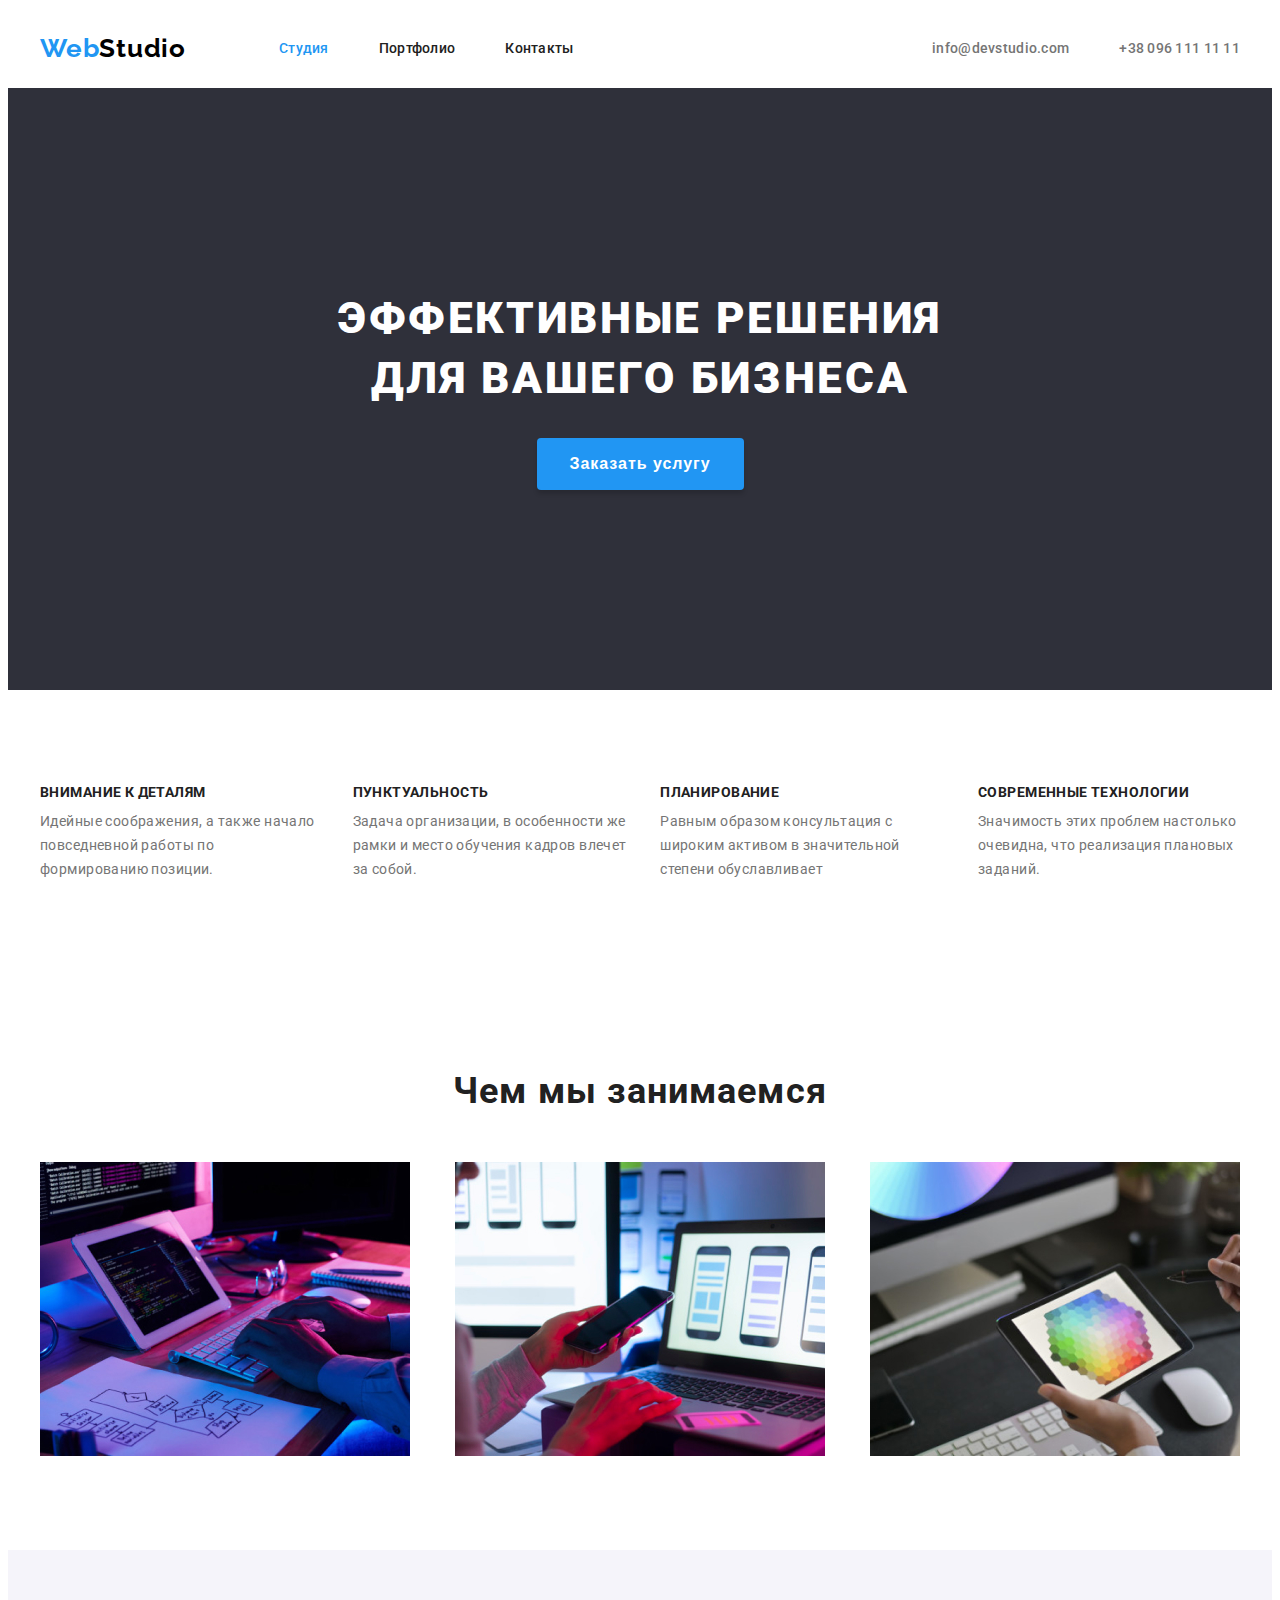
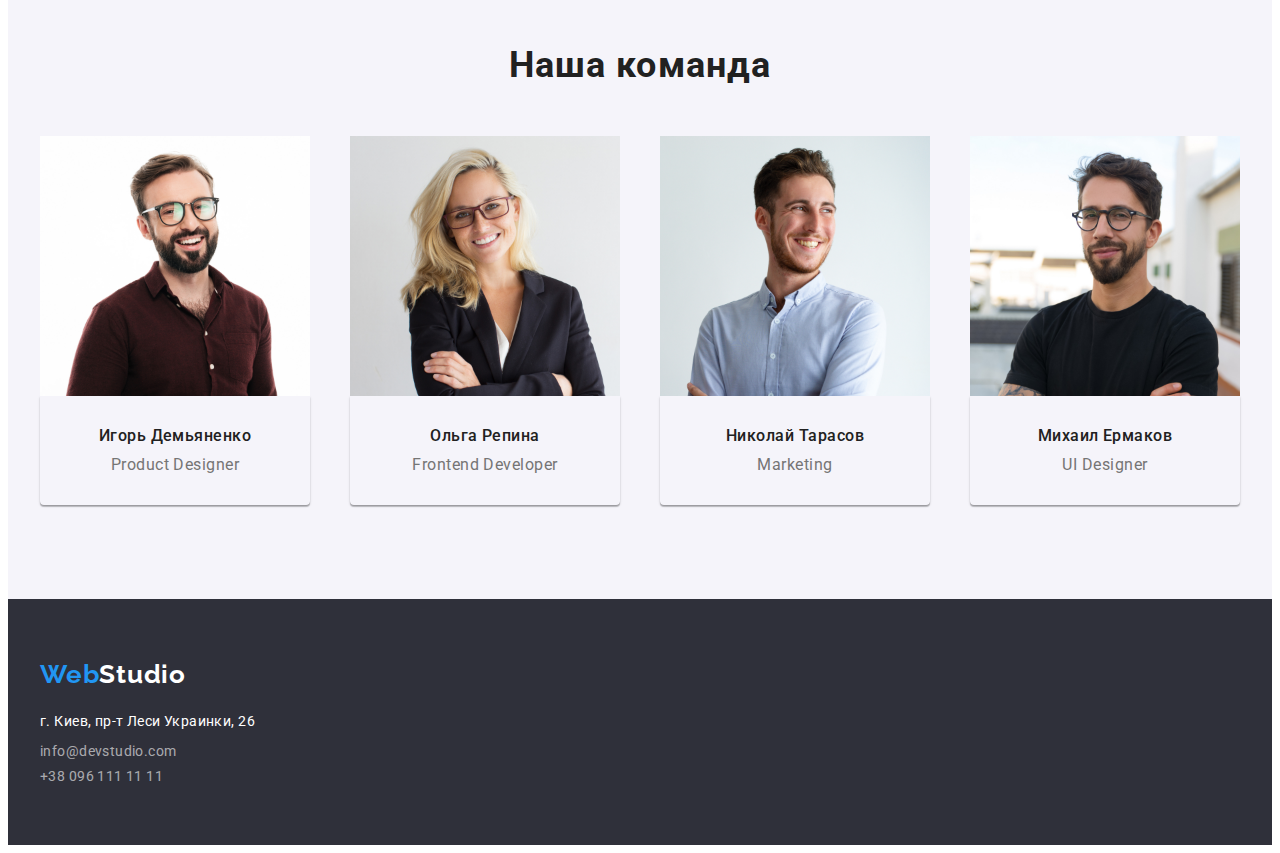
<file: index.html>
<!DOCTYPE html>
<html lang="ru">
  <head>
    <meta charset="UTF-8" />
    <meta name="viewport" content="width=device-width, initial-scale=1.0" />
    <title>WebStudio</title>
    <link rel="preconnect" href="https://fonts.gstatic.com" />
    <link
      href="https://fonts.googleapis.com/css2?family=Raleway:wght@700&family=Roboto:wght@400;500;700;900&display=swap"
      rel="stylesheet"
    />
    <link
      rel="stylesheet"
      href="https://cdnjs.cloudflare.com/ajax/libs/modern-normalize/1.0.0/modern-normalize.min.css"
      integrity="sha512-ISS7cAi1PEhQ8jnbJpJZMd29NlhNj4AWYyLOSp2CE/CsHxTCu+r+t0D2yoJudVrd0/8fTVPUVDzY5Tvli75u/g=="
      crossorigin="anonymous"
    />
    <link rel="stylesheet" href="./css/main.css" />
  </head>
  <body>
    <!-- Шапка сайта -->
    <header class="header">
      <div class="container">
        <nav class="site-nav">
          <a href="index.html" lang="en" class="logo"><span>Web</span>Studio</a>
          <ul class="site-nav-list">
            <li class="site-nav-list-item">
              <a href="index.html" class="site-nav-link current">Студия</a>
            </li>
            <li class="site-nav-list-item">
              <a href="portfolio.html" class="site-nav-link">Портфолио</a>
            </li>
            <li class="site-nav-list-item">
              <a href="" class="site-nav-link">Контакты</a>
            </li>
          </ul>
        </nav>
        <ul class="contact-list">
          <li class="contact-list-submenu">
            <a href="mailto:info@devstudio.com" class="contact-link"
              >info@devstudio.com</a
            >
          </li>
          <li class="contact-list-submenu">
            <a href="tel:+380961111111" class="contact-link"
              >+38 096 111 11 11</a
            >
          </li>
        </ul>
      </div>
    </header>
    <main>
      <!-- Герой -->
      <section class="hero">
        <div class="container">
          <h1 class="hero-title">
            Эффективные решения <br />
            для вашего бизнеса
          </h1>
          <button type="button" class="modal-button">Заказать услугу</button>
        </div>
      </section>
      <!-- Преимущества -->
      <section class="advantages section-container">
        <div class="container">
          <h2 class="visually-hidden">Преимущества</h2>
          <ul class="advantages-list">
            <li class="advantages-list-item">
              <h3 class="advantages-title">Внимание к деталям</h3>
              <p class="advantages-text">
                Идейные соображения, а также начало повседневной работы по
                формированию позиции.
              </p>
            </li>
            <li class="advantages-list-item">
              <h3 class="advantages-title">Пунктуальность</h3>
              <p class="advantages-text">
                Задача организации, в особенности же рамки и место обучения
                кадров влечет за собой.
              </p>
            </li>
            <li class="advantages-list-item">
              <h3 class="advantages-title">Планирование</h3>
              <p class="advantages-text">
                Равным образом консультация с широким активом в значительной
                степени обуславливает
              </p>
            </li class="advantages-list-item">
            <li>
              <h3 class="advantages-title">Современные технологии</h3>
              <p class="advantages-text">
                Значимость этих проблем настолько очевидна, что реализация
                плановых заданий.
              </p>
            </li>
          </ul>
        </div>
      </section>
      <!-- Чем мы занимаемся -->
      <section class="works section-container">
        <div class="container">
        <h2 class="woks-title section-title">Чем мы занимаемся</h2>
        <ul class="woks-title-list">
          <li>
            <img
              src="./images/what-are-we-doing/what-are-we-doing-1.jpg"
              alt="Сотрудник набирает на клавиатуре текст"
              width="370"
              height="294"
            />
          </li>
          <li>
            <img
              src="./images/what-are-we-doing/what-are-we-doing-2.jpg"
              alt="Сотрудник разрабатывает дизайн мобильного приложения"
              width="370"
              height="294"
            />
          </li>
          <li>
            <img
              src="./images/what-are-we-doing/what-are-we-doing-3.jpg"
              alt="Сотрудник работает на планшете"
              width="370"
              height="294"
            />
          </li>
        </ul>


        </div>
        
      </section>
      <!-- Наша команда -->
      <section class="team section-container">
        <div class="container">
        <h2 class="team-title section-title">Наша команда</h2>
        <ul class="team-list">
          <li class="team-list-item">
              <img
              src="./images/our-team/our-team-1.jpg"
              alt="Фотография сотрудника"
              width="270"
              height="260"
            />
             <div class="team-card-name">
              <h3 class="team-member">Игорь Демьяненко</h3>
            <p lang="en" class="team-text">Product Designer</p>
            </div>
          </li>
          <li class="team-list-item">
            <img
              src="./images/our-team/our-team-2.jpg"
              alt="Фотография сотрудника"
              width="270"
              height="260"
            />
            <div class="team-card-name">
               <h3 class="team-member">Ольга Репина</h3>
            <p lang="en" class="team-text">Frontend Developer</p>
            </div>         
          </li >
          <li class="team-list-item">
            <img
              src="./images/our-team/our-team-3.jpg"
              alt="Фотография сотрудника"
              width="270"
              height="260"
            />
            <div class="team-card-name">
              <h3 class="team-member">Николай Тарасов</h3>
            <p lang="en" class="team-text">Marketing</p>
            </div>                  
          </li>
          <li class="team-list-item">
            <img
              src="./images/our-team/our-team-4.jpg"
              alt="Фотография сотрудника"
              width="270"
              height="260"
            />
            <div class="team-card-name">
              <h3 class="team-member">Михаил Ермаков</h3>
            <p lang="en" class="team-text">UI Designer</p>
            </div>            
          </li>
        </ul>
        </div>     
      </section>
    </main>
    <!-- Футер -->
    <footer class="footer">
      <div class="container">
        <a href="index.html" lang="en" class="logo"> <span>Web</span>Studio</a>
      <address>
        <ul class="footer-list">
          <li>
            <a
              href="https://goo.gl/maps/R6N9jCLy1UTAVr4GA"
              class="footer-adress"
              >г. Киев, пр-т Леси Украинки, 26</a
            >
          </li>
          <li class="footer-contact-item">
            <a href="mailto:info@devstudio.com" class="footer-contact"
              >info@devstudio.com</a
            >
          </li>
          <li class="footer-contact-item">
            <a href="tel:+380961111111" class="footer-contact"
              >+38 096 111 11 11</a
            >
          </li>
        </ul>
      </address>
      </div>      
    </footer>
  </body>
</html>
</file>
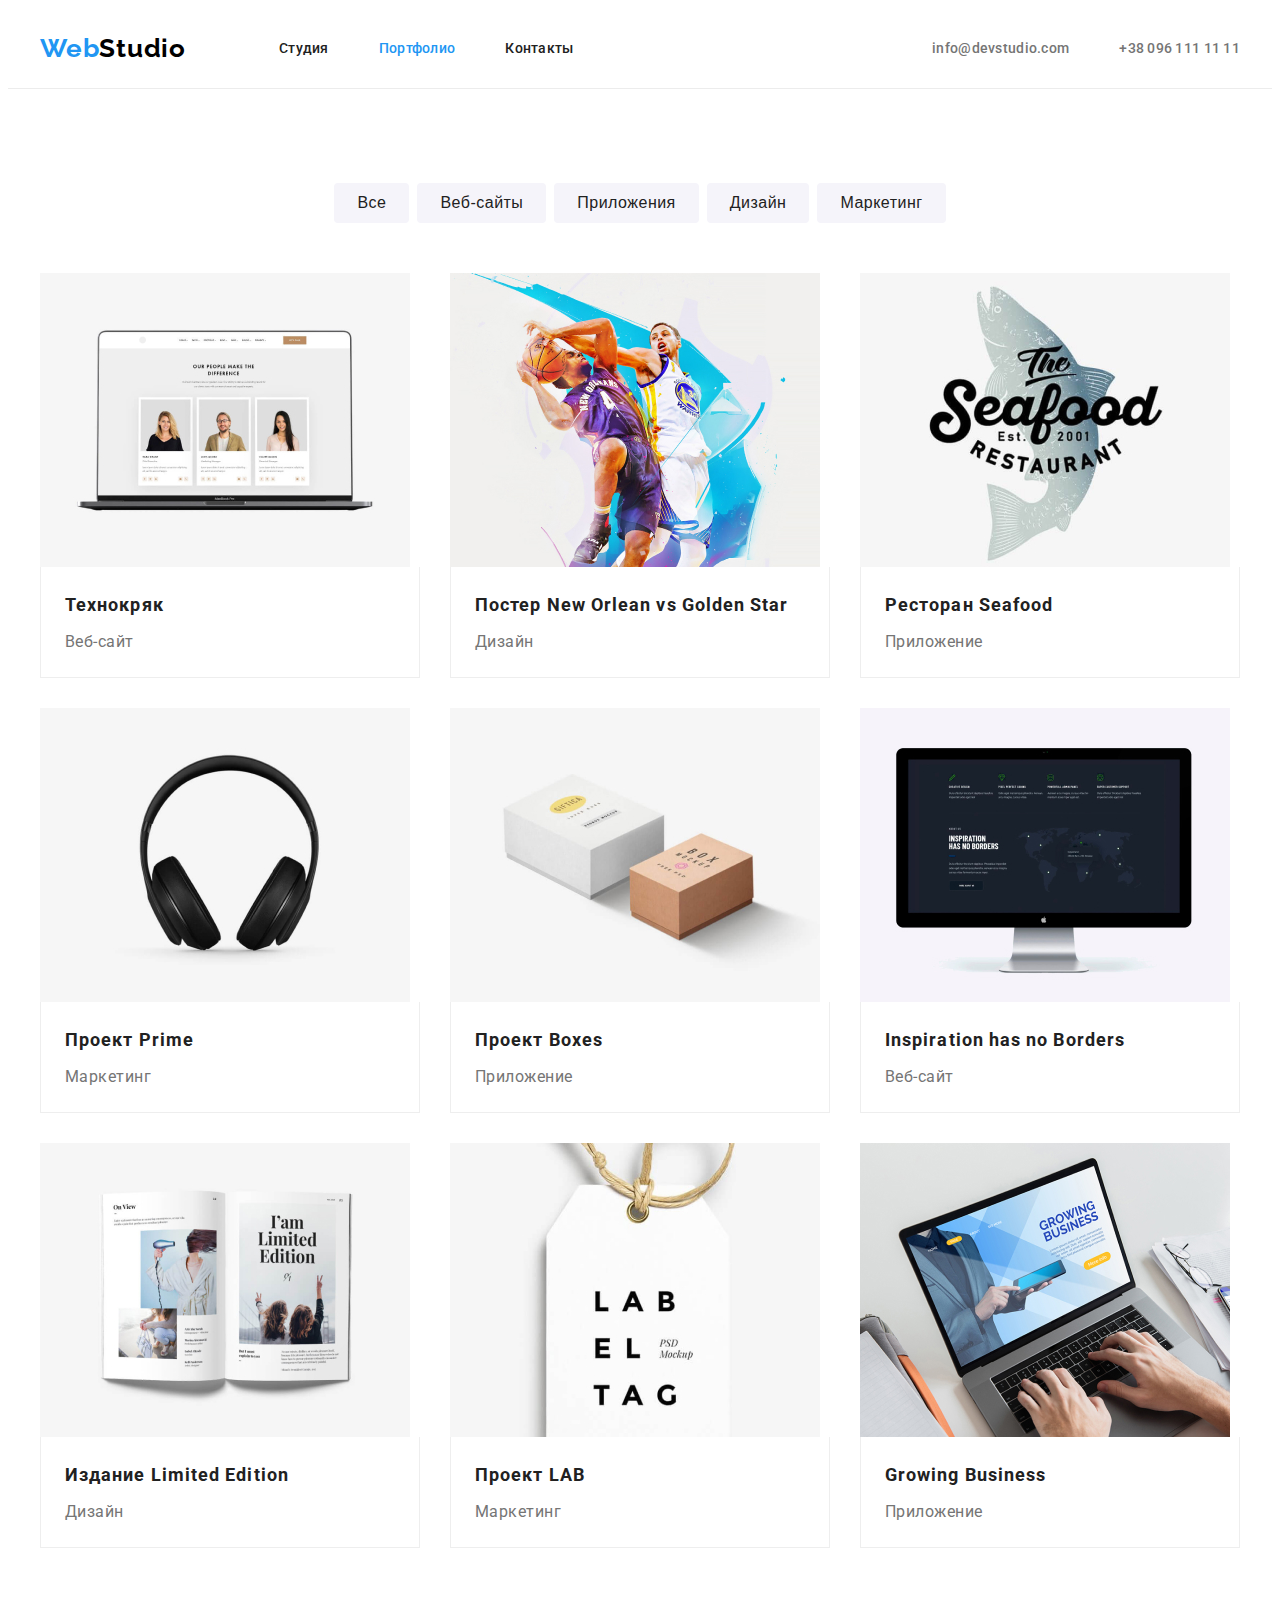
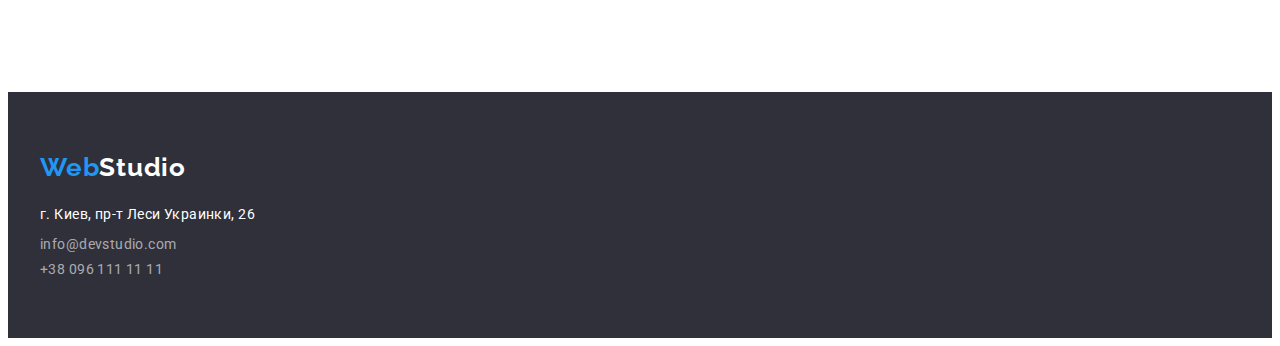
<file: portfolio.html>
<!DOCTYPE html>
<html lang="ru">
  <head>
    <meta charset="UTF-8" />
    <meta name="viewport" content="width=device-width, initial-scale=1.0" />
    <title>WebStudio</title>
    <link rel="preconnect" href="https://fonts.gstatic.com" />
    <link
      href="https://fonts.googleapis.com/css2?family=Raleway:wght@700&family=Roboto:wght@400;500;700;900&display=swap"
      rel="stylesheet"
    />
    <link
      rel="stylesheet"
      href="https://cdnjs.cloudflare.com/ajax/libs/modern-normalize/1.0.0/modern-normalize.min.css"
      integrity="sha512-ISS7cAi1PEhQ8jnbJpJZMd29NlhNj4AWYyLOSp2CE/CsHxTCu+r+t0D2yoJudVrd0/8fTVPUVDzY5Tvli75u/g=="
      crossorigin="anonymous"
    />
    <link rel="stylesheet" href="./css/portfolio.css" />
  </head>
  <body>
    <!-- Шапка сайта -->
    <header class="header">
      <div class="container">
        <nav class="site-nav">
          <a href="index.html" lang="en" class="logo"><span>Web</span>Studio</a>
          <ul class="site-nav-list">
            <li class="site-nav-list-item">
              <a href="index.html" class="site-nav-link">Студия</a>
            </li>
            <li class="site-nav-list-item">
              <a href="portfolio.html" class="site-nav-link current"
                >Портфолио</a
              >
            </li>
            <li class="site-nav-list-item">
              <a href="" class="site-nav-link">Контакты</a>
            </li>
          </ul>
        </nav>
        <ul class="contact-list">
          <li class="contact-list-submenu">
            <a href="mailto:info@devstudio.com" class="contact-link"
              >info@devstudio.com</a
            >
          </li>
          <li class="contact-list-submenu">
            <a href="tel:+380961111111" class="contact-link"
              >+38 096 111 11 11</a
            >
          </li>
        </ul>
      </div>
    </header>
    <main>
      <!-- Портфолио -->
      <section class="section-container porfolio">
        <div class="container">
          <h1 class="visually-hidden">Портфолио</h1>
          <ul class="list-button">
            <li class="list-button-item">
              <button type="button" class="radio-button">Все</button>
            </li>
            <li class="list-button-item">
              <button type="button" class="radio-button">Веб-сайты</button>
            </li>
            <li class="list-button-item">
              <button type="button" class="radio-button">Приложения</button>
            </li>
            <li class="list-button-item">
              <button type="button" class="radio-button">Дизайн</button>
            </li>
            <li class="list-button-item">
              <button type="button" class="radio-button">Маркетинг</button>
            </li>
          </ul>
        </div>
        <div class="container">
          <ul class="portfolio-list">
            <li class="portfolio-list-item">
              <a href="">
                <img
                  src="./images/portfolio/portfolio-1.jpg"
                  alt="Ноутбук"
                  width="370"
                  height="294"
                  class="porfolio-link"
                />
                <div class="porfolio-card-name">
                  <h2 class="porfolio-title">Технокряк</h2>
                  <p class="porfolio-text">Веб-сайт</p>
                </div>
              </a>
            </li>
            <li class="portfolio-list-item">
              <a href="">
                <img
                  src="./images/portfolio/portfolio-2.jpg"
                  alt="Изображение двух баскетболистов"
                  width="370"
                  height="294"
                  class="porfolio-link"
                />
                <div class="porfolio-card-name">
                  <h2 class="porfolio-title">
                    Постер New Orlean vs Golden Star
                  </h2>
                  <p class="porfolio-text">Дизайн</p>
                </div>
              </a>
            </li>
            <li class="portfolio-list-item">
              <a href="">
                <img
                  src="./images/portfolio/portfolio-3.jpg"
                  alt="Эмблема рыбного ресторана"
                  width="370"
                  height="294"
                  class="porfolio-link"
                />
                <div class="porfolio-card-name">
                  <h2 class="porfolio-title">Ресторан Seafood</h2>
                  <p class="porfolio-text">Приложение</p>
                </div>
              </a>
            </li>
            <li class="portfolio-list-item">
              <a href="">
                <img
                  src="./images/portfolio/portfolio-4.jpg"
                  alt="Наушники"
                  width="370"
                  height="294"
                  class="porfolio-link"
                />
                <div class="porfolio-card-name">
                  <h2 class="porfolio-title">Проект Prime</h2>
                  <p class="porfolio-text">Маркетинг</p>
                </div>
              </a>
            </li>
            <li class="portfolio-list-item">
              <a href="">
                <img
                  src="./images/portfolio/portfolio-5.jpg"
                  alt="Две коробки"
                  width="370"
                  height="294"
                  class="porfolio-link"
                />
                <div class="porfolio-card-name">
                  <h2 class="porfolio-title">Проект Boxes</h2>
                  <p class="porfolio-text">Приложение</p>
                </div>
              </a>
            </li>
            <li class="portfolio-list-item">
              <a href="">
                <img
                  src="./images/portfolio/portfolio-6.jpg"
                  alt="Монитор"
                  width="370"
                  height="294"
                  class="porfolio-link"
                />
                <div class="porfolio-card-name">
                  <h2 class="porfolio-title">Inspiration has no Borders</h2>
                  <p class="porfolio-text">Веб-сайт</p>
                </div>
              </a>
            </li>
            <li class="portfolio-list-item">
              <a href="">
                <img
                  src="./images/portfolio/portfolio-7.jpg"
                  alt="Развернутая книга"
                  width="370"
                  height="294"
                  class="porfolio-link"
                />
                <div class="porfolio-card-name">
                  <h2 class="porfolio-title">Издание Limited Edition</h2>
                  <p class="porfolio-text">Дизайн</p>
                </div>
              </a>
            </li>
            <li class="portfolio-list-item">
              <a href="">
                <img
                  src="./images/portfolio/portfolio-8.jpg"
                  alt="Изображение этикетки"
                  width="370"
                  height="294"
                  class="porfolio-link"
                />
                <div class="porfolio-card-name">
                  <h2 class="porfolio-title">Проект LAB</h2>
                  <p class="porfolio-text">Маркетинг</p>
                </div>
              </a>
            </li>
            <li class="portfolio-list-item">
              <a href="">
                <img
                  src="./images/portfolio/portfolio-9.jpg"
                  alt="Человек работае за ноутбуком"
                  width="370"
                  height="294"
                  class="porfolio-link"
                />
                <div class="porfolio-card-name">
                  <h2 lang="en" class="porfolio-title">Growing Business</h2>
                  <p class="porfolio-text">Приложение</p>
                </div>
              </a>
            </li>
          </ul>
        </div>
      </section>
    </main>
    <!-- Футер -->
    <footer class="footer">
      <div class="container">
        <a href="index.html" lang="en" class="logo"> <span>Web</span>Studio</a>
        <address>
          <ul class="footer-list">
            <li>
              <a
                href="https://goo.gl/maps/R6N9jCLy1UTAVr4GA"
                class="footer-adress"
                >г. Киев, пр-т Леси Украинки, 26</a
              >
            </li>
            <li class="footer-contact-item">
              <a href="mailto:info@devstudio.com" class="footer-contact"
                >info@devstudio.com</a
              >
            </li>
            <li class="footer-contact-item">
              <a href="tel:+380961111111" class="footer-contact"
                >+38 096 111 11 11</a
              >
            </li>
          </ul>
        </address>
      </div>
    </footer>
  </body>
</html>
</file>
<file: css/main.css>
:root {
  --main-font: "Roboto", sans-serif;
  --secondary-font: "Raleway", sans-serif;
  --main-color: #757575;
  --secondary-color: #212121;
  --accent-color: #2196f3;
}

body {
  font-family: var(--main-font);
}

/*++++++++++ Common ++++++++++  */

ul {
  list-style: none;
  margin: 0;
  padding: 0;
}

h1,
h2,
h3,
h4,
h5,
h6 {
  margin: 0;
}

a {
  text-decoration: none;
}

p {
  margin: 0;
}

img {
  display: block;
  max-width: 100%;
  height: auto;
}

.container {
  width: 1200px;
  padding-left: 15px;
  padding-right: 15px;
  margin-left: auto;
  margin-right: auto;
}

.logo > span {
  color: var(--accent-color);
}

.visually-hidden {
  position: absolute;
  width: 1px;
  height: 1px;
  margin: -1px;
  border: 0;
  padding: 0;

  white-space: nowrap;
  clip-path: inset(100%);
  clip: rect(0 0 0 0);
  overflow: hidden;
}

.section-title {
  margin-bottom: 50px;

  font-weight: 700;
  font-size: 36px;
  line-height: 1.167;
  text-align: center;
  letter-spacing: 0.03em;
  color: var(--secondary-color);
}

.section-container {
  padding-top: 94px;
  padding-bottom: 94px;
}

/*++++++++++ Header ++++++++++  */

.header .container {
  display: flex;
  align-items: center;
}

.site-nav {
  display: flex;
  align-items: center;
}

.site-nav-list {
  display: flex;
  align-items: center;
}

.site-nav .logo {
  margin-right: 93px;

  font-family: Raleway;
  font-weight: 700;
  font-size: 26px;
  line-height: 1.192;
  letter-spacing: 0.03em;
  color: #000000;
}

.site-nav-link {
  display: block;
  padding-top: 32px;
  padding-bottom: 32px;

  font-weight: 500;
  font-size: 14px;
  line-height: 1.143;
  letter-spacing: 0.02em;
  color: var(--secondary-color);
}

.site-nav-link:hover,
.site-nav-link:focus,
.contact-link:hover,
.contact-link:focus {
  color: var(--accent-color);
}

.site-nav-list-item:not(:last-child) {
  margin-right: 50px;
}

.contact-list {
  display: flex;
  align-items: center;
  margin-left: auto;
}

.contact-list-submenu:first-child {
  margin-right: 50px;
}

.contact-link {
  display: block;
  padding-top: 32px;
  padding-bottom: 32px;

  font-weight: 500;
  font-size: 14px;
  line-height: 1.143;
  letter-spacing: 0.02em;
  color: var(--main-color);
}

.site-nav .site-nav-link.current {
  color: var(--accent-color);
}

/*++++++++++ Hero ++++++++++  */

.hero {
  background-color: #2f303a;
  padding-top: 200px;
  padding-bottom: 200px;
}

.hero-title {
  margin-bottom: 30px;

  font-weight: 900;
  font-size: 44px;
  line-height: 1.364;
  text-align: center;
  letter-spacing: 0.06em;
  text-transform: uppercase;
  color: #ffffff;
}

.modal-button {
  display: block;
  min-width: 200px;
  padding: 10px 32px;
  margin-right: auto;
  margin-left: auto;
  border: 1px solid transparent;
  box-shadow: 0px 4px 4px rgba(0, 0, 0, 0.15);
  border-radius: 4px;

  font-weight: 700;
  font-size: 16px;
  line-height: 1.875;
  letter-spacing: 0.06em;
  color: #ffffff;
  background-color: var(--accent-color);
}

/*++++++++++ Advantages ++++++++++  */

.advantages-list {
  display: flex;
  align-items: center;
  justify-content: space-between;
}

.advantages-list-item:not(:last-child) {
  margin-right: 30px;
}

.advantages-title {
  margin-bottom: 10px;

  font-weight: 700;
  font-size: 14px;
  line-height: 1.143;
  letter-spacing: 0.03em;
  text-transform: uppercase;
  color: var(--secondary-color);
}

.advantages-text {
  font-weight: 400;
  font-size: 14px;
  line-height: 1.714;
  letter-spacing: 0.03em;
  color: var(--main-color);
}

/*++++++++++ Works ++++++++++*/

.woks-title-list {
  display: flex;
  align-items: center;
  justify-content: space-between;
}

/*++++++++++ Our team ++++++++++*/

.team {
  background-color: #f5f4fa;
}

.team-list {
  display: flex;
  align-items: center;
  justify-content: space-between;
}

.team-list-item:not(:last-child) {
  margin-right: 30px;
}

.team-card-name {
  padding-top: 30px;
  padding-bottom: 30px;
  border-left: 1px solid transparent;
  border-right: 1px solid transparent;
  border-bottom: 1px solid transparent;
  box-shadow: 0px 1px 3px rgba(0, 0, 0, 0.12), 0px 1px 1px rgba(0, 0, 0, 0.14),
    0px 2px 1px rgba(0, 0, 0, 0.2);
  border-bottom-left-radius: 4px;
  border-bottom-right-radius: 4px;
}

.team-member {
  margin-bottom: 10px;

  font-weight: 500;
  font-size: 16px;
  line-height: 1.188;
  text-align: center;
  letter-spacing: 0.03em;
  color: var(--secondary-color);
}

.team-text {
  font-size: 16px;
  line-height: 1.188;
  text-align: center;
  letter-spacing: 0.03em;
  color: var(--main-color);
}

/*++++++++++ Footer ++++++++++  */

.footer {
  background-color: #2f303a;
  padding-top: 60px;
  padding-bottom: 60px;
}

.footer .logo {
  display: block;
  margin-bottom: 20px;

  font-family: Raleway;
  font-weight: 700;
  font-size: 26px;
  line-height: 1.192;
  letter-spacing: 0.03em;
  color: #ffffff;
}

.footer-adress {
  display: block;
  margin-bottom: 9px;

  font-style: normal;
  font-size: 14px;
  line-height: 1.714;
  letter-spacing: 0.03em;
  color: #ffffff;
}

.footer-contact {
  display: block;
  font-style: normal;
  font-size: 14px;
  line-height: 1.174;
  letter-spacing: 0.03em;
  color: rgba(255, 255, 255, 0.6);
}

.footer-contact-item:not(:last-child) {
  margin-bottom: 9px;
}
</file>
<file: css/portfolio.css>
:root {
  --main-font: "Roboto", sans-serif;
  --secondary-font: "Raleway", sans-serif;
  --main-color: #757575;
  --secondary-color: #212121;
  --accent-color: #2196f3;
}

body {
  font-family: var(--main-font);
}

/*++++++++++ Common ++++++++++  */

ul {
  list-style: none;
  margin: 0;
  padding: 0;
}

h1,
h2,
h3,
h4,
h5,
h6 {
  margin: 0;
}

a {
  text-decoration: none;
}

p {
  margin: 0;
}

img {
  display: block;
  max-width: 100%;
  height: auto;
}

.container {
  width: 1200px;
  padding-left: 15px;
  padding-right: 15px;
  margin-left: auto;
  margin-right: auto;
}

.logo > span {
  color: var(--accent-color);
}

.visually-hidden {
  position: absolute;
  width: 1px;
  height: 1px;
  margin: -1px;
  border: 0;
  padding: 0;

  white-space: nowrap;
  clip-path: inset(100%);
  clip: rect(0 0 0 0);
  overflow: hidden;
}

.section-container {
  padding-top: 94px;
  padding-bottom: 94px;
}

/*++++++++++ Header ++++++++++  */

.header {
  border-bottom: 1px solid #ececec;
}

.header .container {
  display: flex;
  align-items: center;
}

.site-nav {
  display: flex;
  align-items: center;
}

.site-nav-list {
  display: flex;
  align-items: center;
}

.site-nav .logo {
  margin-right: 93px;

  font-family: Raleway;
  font-weight: 700;
  font-size: 26px;
  line-height: 1.192;
  letter-spacing: 0.03em;
  color: #000000;
}

.site-nav-link {
  display: block;
  padding-top: 32px;
  padding-bottom: 32px;

  font-weight: 500;
  font-size: 14px;
  line-height: 1.143;
  letter-spacing: 0.02em;
  color: var(--secondary-color);
}

.site-nav-link:hover,
.site-nav-link:focus,
.contact-link:hover,
.contact-link:focus {
  color: var(--accent-color);
}

.site-nav-list-item:not(:last-child) {
  margin-right: 50px;
}

.contact-list {
  display: flex;
  align-items: center;
  margin-left: auto;
}

.contact-list-submenu:first-child {
  margin-right: 50px;
}

.contact-link {
  display: block;
  padding-top: 32px;
  padding-bottom: 32px;

  font-weight: 500;
  font-size: 14px;
  line-height: 1.143;
  letter-spacing: 0.02em;
  color: var(--main-color);
}

.site-nav .site-nav-link.current {
  color: var(--accent-color);
}

/*++++++++++ Portfolio ++++++++++*/

.section-container .container {
  margin-bottom: 50px;
}

.list-button {
  display: flex;
  align-items: center;
  justify-content: center;
}

.list-button-item:not(:last-child) {
  margin-right: 8px;
}

.radio-button {
  padding-top: 6px;
  padding-bottom: 6px;
  padding-left: 22px;
  padding-right: 22px;
  min-width: auto;
  border: 1px solid transparent;
  border-radius: 4px;

  font-weight: 500;
  font-size: 16px;
  line-height: 1.625;
  text-align: center;
  letter-spacing: 0.03em;
  color: var(--secondary-color);
  background-color: #f5f4fa;
}

.radio-button:hover,
.radio-button:focus {
  color: #ffffff;
  background-color: var(--accent-color);
}

.portfolio-list {
  display: flex;
  flex-wrap: wrap;
}

.portfolio-list-item {
  margin-right: 30px;
  margin-bottom: 30px;
  /* border: 1px solid #eeeeee; */
  width: calc((100% - 60px) / 3);
}

.portfolio-list-item:nth-child(3n) {
  margin-right: 0px;
}

.portfolio-list-item:nth-last-child(-n + 3) {
  margin-bottom: 0px;
}

.porfolio-card-name {
  border-right: 1px solid #eeeeee;
  border-left: 1px solid #eeeeee;
  border-bottom: 1px solid #eeeeee;
  padding-top: 20px;
  padding-left: 24px;
  padding-right: 24px;
  padding-bottom: 20px;
}

.porfolio-title {
  margin-bottom: 4px;

  font-weight: 700;
  font-size: 18px;
  line-height: 2;
  letter-spacing: 0.06em;
  color: var(--secondary-color);
}

.porfolio-text {
  font-size: 16px;
  line-height: 1.875;
  letter-spacing: 0.03em;
  color: var(--main-color);
}

/*++++++++++ Footer ++++++++++*/

.footer {
  background-color: #2f303a;
  padding-top: 60px;
  padding-bottom: 60px;
}

.footer .logo {
  display: block;
  margin-bottom: 20px;

  font-family: Raleway;
  font-weight: 700;
  font-size: 26px;
  line-height: 1.192;
  letter-spacing: 0.03em;
  color: #ffffff;
}

.footer-adress {
  display: block;
  margin-bottom: 9px;

  font-style: normal;
  font-size: 14px;
  line-height: 1.714;
  letter-spacing: 0.03em;
  color: #ffffff;
}

.footer-contact {
  display: block;
  font-style: normal;
  font-size: 14px;
  line-height: 1.174;
  letter-spacing: 0.03em;
  color: rgba(255, 255, 255, 0.6);
}

.footer-contact-item:not(:last-child) {
  margin-bottom: 9px;
}
</file>
